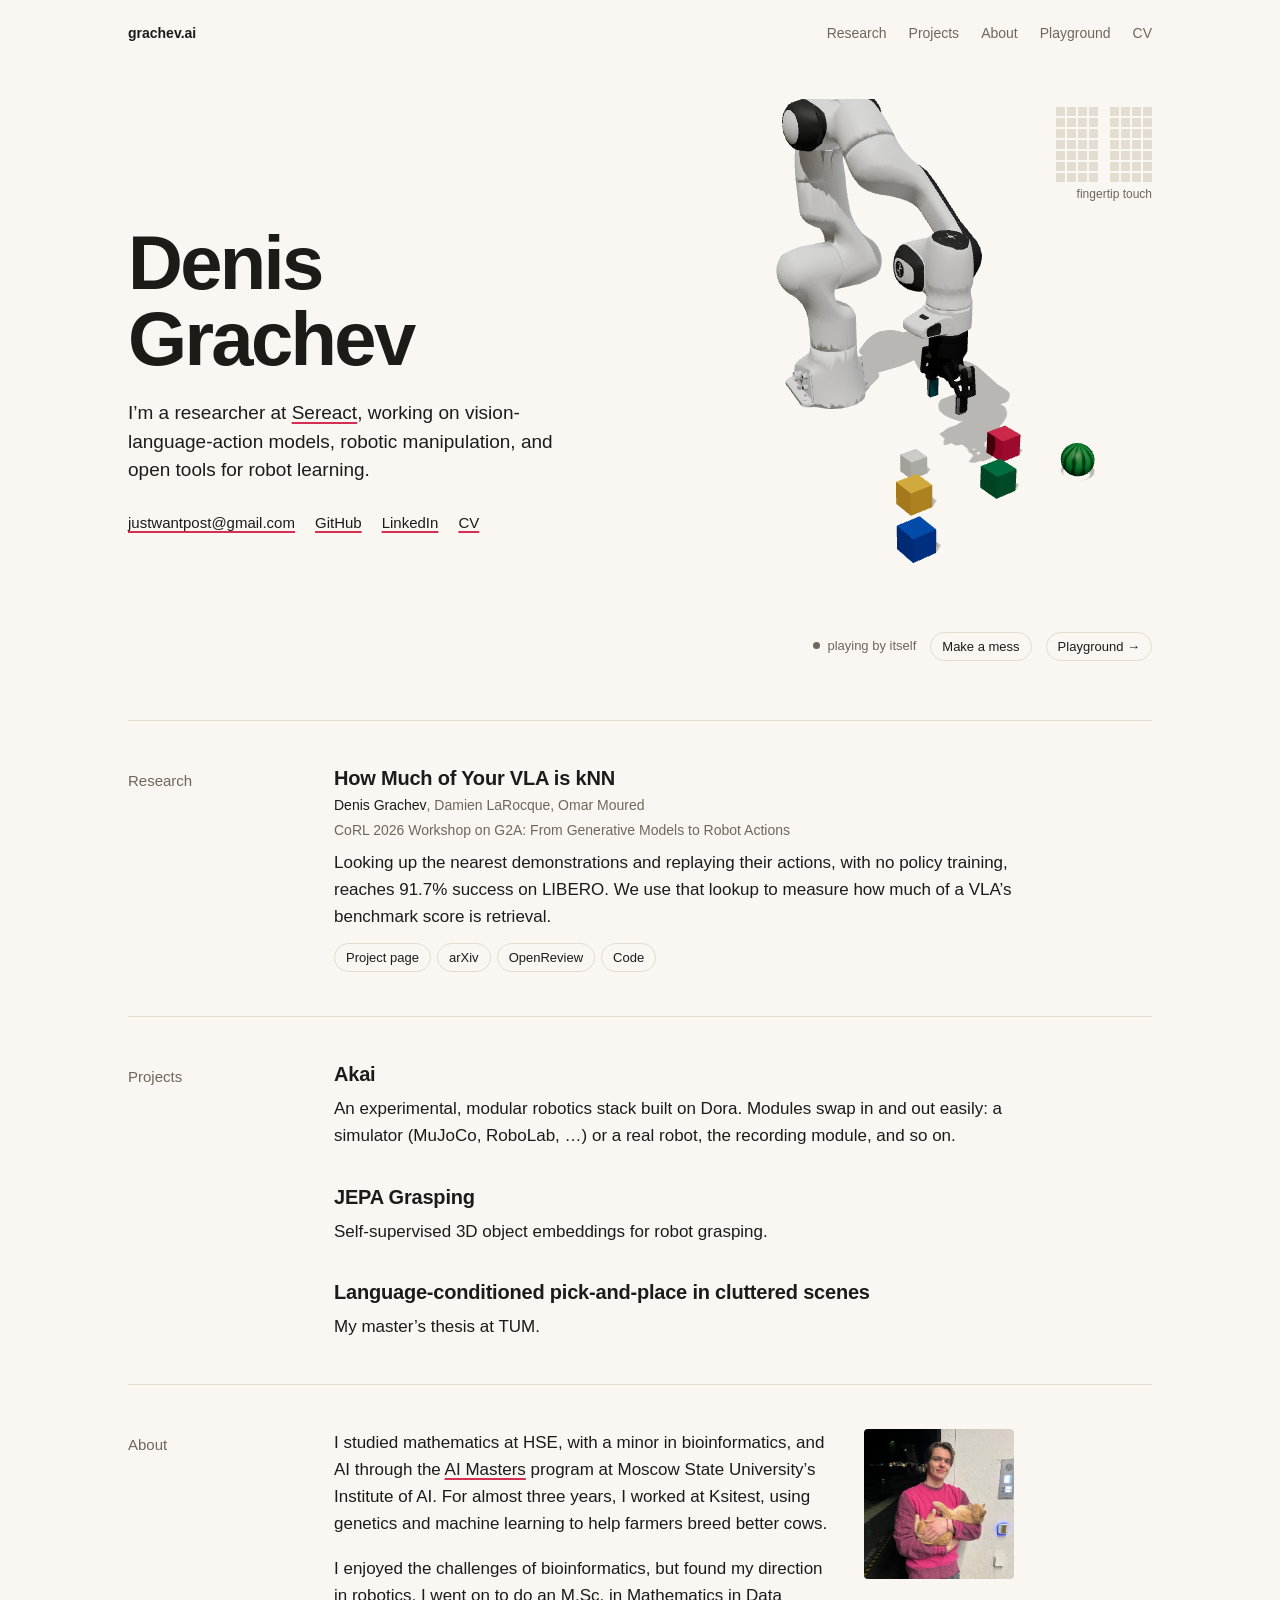
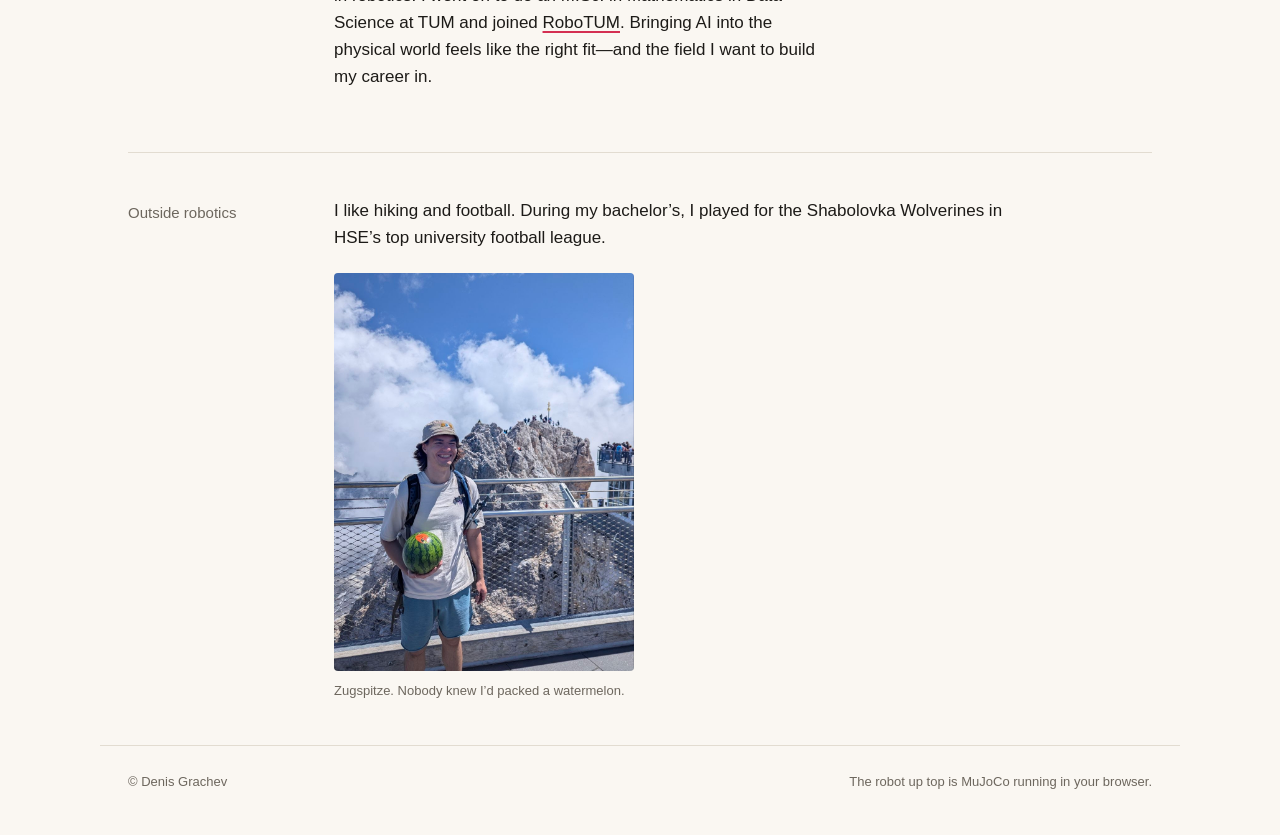
<file: index.html>
<!doctype html>
<html lang="en">
  <head>
    <meta charset="utf-8">
    <meta name="viewport" content="width=device-width, initial-scale=1">
    <title>Denis Grachev</title>
    <meta name="description" content="Denis Grachev — robot learning, vision-language-action models, and open-source robotics.">
    <link rel="canonical" href="https://grachev.ai/">
    <meta property="og:title" content="Denis Grachev">
    <meta property="og:description" content="Robot learning, vision-language-action models, and open-source robotics.">
    <meta property="og:type" content="website">
    <meta property="og:url" content="https://grachev.ai/">
    <meta property="og:image" content="https://grachev.ai/assets/denis.jpg">
    <link rel="icon" type="image/svg+xml" href="assets/favicon.svg">
    <link rel="stylesheet" href="style.css">
  </head>
  <body>
    <header class="wrap top">
      <a class="mark" href="./">grachev.ai</a>
      <nav aria-label="Sections">
        <a href="#research">Research</a>
        <a href="#projects">Projects</a>
        <a href="#about">About</a>
        <a href="playground/">Playground</a>
        <a href="cv.pdf">CV</a>
      </nav>
    </header>

    <main class="wrap">
      <div class="hero">
        <div>
          <h1>Denis Grachev</h1>
          <p class="lede">I’m a researcher at <a href="https://sereact.ai/">Sereact</a>, working on vision-language-action models, robotic manipulation, and open tools for robot learning.</p>
          <nav class="links" aria-label="Contact and profiles">
            <a href="mailto:justwantpost@gmail.com">justwantpost@gmail.com</a>
            <a href="https://github.com/grach0v">GitHub</a>
            <a href="https://www.linkedin.com/in/denis-grachev-507620252/">LinkedIn</a>
            <a href="cv.pdf">CV</a>
          </nav>
        </div>

        <div class="stage" id="stage">
          <button class="btn stage-wake" hidden>Wake the robot</button>
          <div class="stage-hud">
            <span class="status" data-state="loading"></span>
            <button class="btn" data-act="auto" hidden>Let it play</button>
          <button class="btn" data-act="mess" hidden>Make a mess</button>
            <a class="btn" href="playground/">Playground →</a>
          </div>
        </div>
      </div>

      <section class="row" aria-labelledby="research">
        <h2 id="research">Research</h2>
        <div>
          <!-- One <article class="entry"> per paper, newest first. -->
          <article class="entry">
            <h3><a href="https://sereact.github.io/lerobot_knn/">How Much of Your VLA is kNN</a></h3>
            <p class="meta"><b>Denis Grachev</b>, Damien LaRocque, Omar Moured</p>
            <p class="meta">CoRL 2026 Workshop on G2A: From Generative Models to Robot Actions</p>
            <p>Looking up the nearest demonstrations and replaying their actions, with no policy training, reaches 91.7% success on LIBERO. We use that lookup to measure how much of a VLA’s benchmark score is retrieval.</p>
            <div class="chips">
              <a class="btn" href="https://sereact.github.io/lerobot_knn/">Project page</a>
              <a class="btn" href="https://arxiv.org/abs/2611.13160">arXiv</a>
              <a class="btn" href="https://openreview.net/forum?id=OoI6kXUw6b">OpenReview</a>
              <a class="btn" href="https://github.com/sereact/lerobot_knn">Code</a>
            </div>
          </article>
        </div>
      </section>

      <!-- Talks and events go here as another <section class="row"> once there are some. -->

      <section class="row" aria-labelledby="projects">
        <h2 id="projects">Projects</h2>
        <div>
          <article class="entry">
            <h3><a href="https://github.com/grach0v/akai">Akai</a></h3>
            <p>An experimental, modular robotics stack built on Dora. Modules swap in and out easily: a simulator (MuJoCo, RoboLab, …) or a real robot, the recording module, and so on.</p>
          </article>
          <article class="entry">
            <h3><a href="https://drive.google.com/file/d/1qDTI5I_dPywP4vkfl-CZUlOSi4tXOuu8/view">JEPA Grasping</a></h3>
            <p>Self-supervised 3D object embeddings for robot grasping.</p>
          </article>
          <article class="entry">
            <h3><a href="https://drive.google.com/file/d/1XYnjVgIg0TZOVEkxQrvugYmB_ESXgXEg/view">Language-conditioned pick-and-place in cluttered scenes</a></h3>
            <p>My master’s thesis at TUM.</p>
          </article>
        </div>
      </section>

      <section class="row" aria-labelledby="about">
        <h2 id="about">About</h2>
        <div class="about">
          <div>
            <p>I studied mathematics at HSE, with a minor in bioinformatics, and AI through the <a href="https://aimasters.ru/">AI Masters</a> program at Moscow State University’s Institute of AI. For almost three years, I worked at Ksitest, using genetics and machine learning to help farmers breed better cows.</p>
            <p>I enjoyed the challenges of bioinformatics, but found my direction in robotics. I went on to do an M.Sc. in Mathematics in Data Science at TUM and joined <a href="https://www.robotum.info/">RoboTUM</a>. Bringing AI into the physical world feels like the right fit—and the field I want to build my career in.</p>
          </div>
          <img src="assets/denis.jpg" alt="Denis holding a cat" width="150" height="150">
        </div>
      </section>

      <section class="row" aria-labelledby="outside">
        <h2 id="outside">Outside robotics</h2>
        <div>
          <p>I like hiking and football. During my bachelor’s, I played for the Shabolovka Wolverines in HSE’s top university football league.</p>
          <figure>
            <img src="assets/zugspitze-watermelon.jpg" alt="Denis holding a watermelon on Zugspitze, with the rocky summit behind him" width="964" height="1280" loading="lazy">
            <figcaption>Zugspitze. Nobody knew I’d packed a watermelon.</figcaption>
          </figure>
        </div>
      </section>
    </main>

    <footer class="wrap">
      <span>© Denis Grachev</span>
      <span>The robot up top is MuJoCo running in your browser.</span>
    </footer>

    <script type="module">
      import { initStage } from './playground/stage.js?v=3';
      initStage(document.getElementById('stage'));
    </script>
  </body>
</html>
</file>
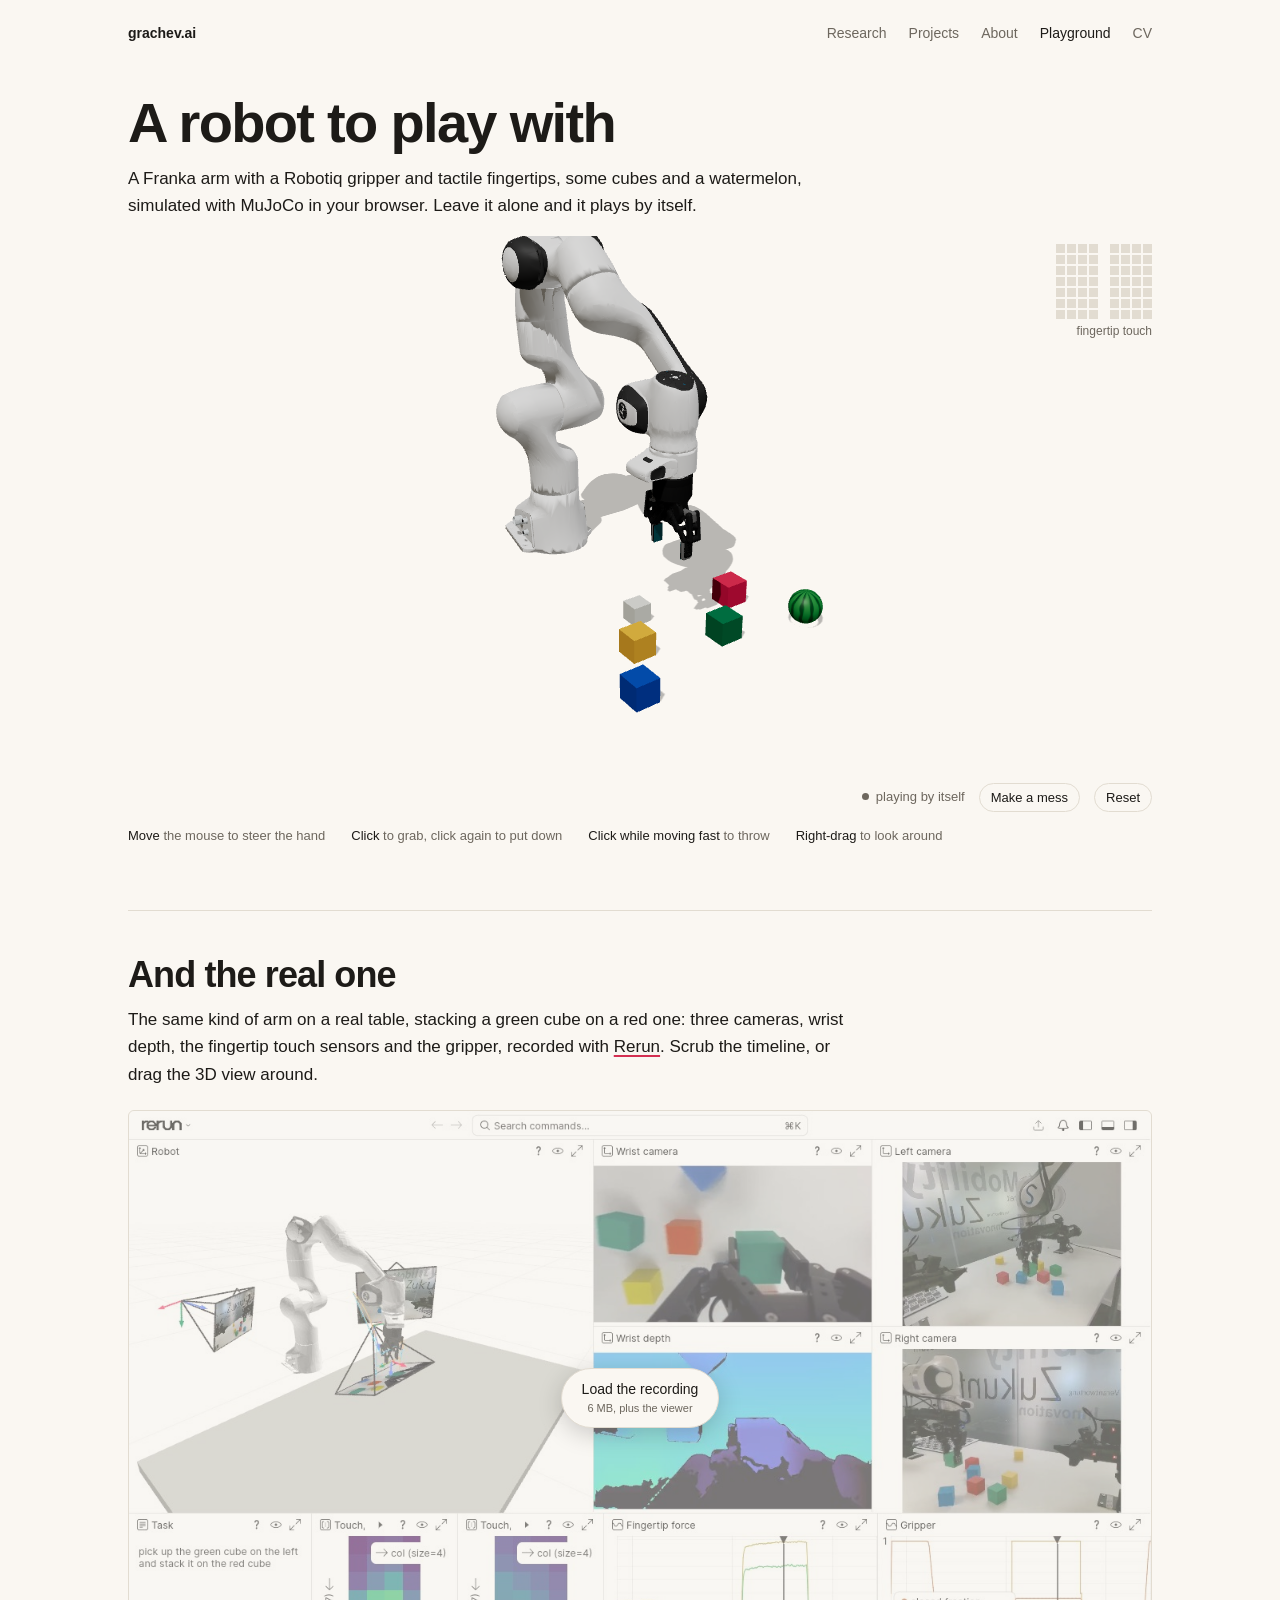
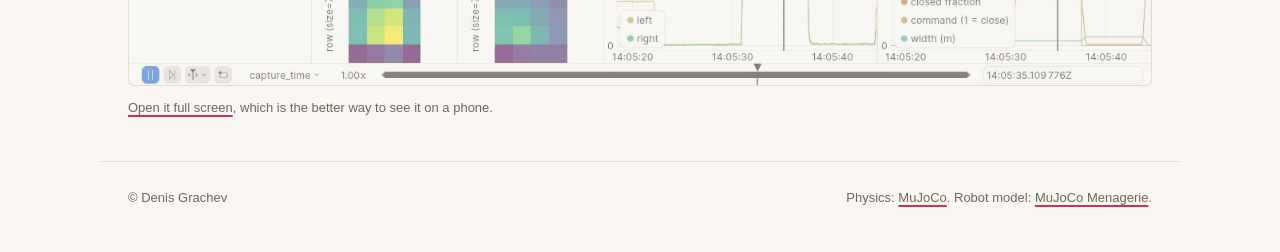
<file: playground/index.html>
<!doctype html>
<html lang="en">
  <head>
    <meta charset="utf-8">
    <meta name="viewport" content="width=device-width, initial-scale=1">
    <title>Playground — Denis Grachev</title>
    <meta name="description" content="A Franka arm simulated with MuJoCo in your browser. Steer it with your mouse.">
    <link rel="canonical" href="https://grachev.ai/playground/">
    <link rel="icon" type="image/svg+xml" href="../assets/favicon.svg">
    <link rel="stylesheet" href="../style.css">
  </head>
  <body>
    <header class="wrap top">
      <a class="mark" href="../">grachev.ai</a>
      <nav aria-label="Sections">
        <a href="../#research">Research</a>
        <a href="../#projects">Projects</a>
        <a href="../#about">About</a>
        <a href="./" aria-current="page">Playground</a>
        <a href="../cv.pdf">CV</a>
      </nav>
    </header>

    <main class="wrap">
      <div class="play-head">
        <h1>A robot to play with</h1>
        <p>A Franka arm with a Robotiq gripper and tactile fingertips, some cubes and a watermelon, simulated with MuJoCo in your browser. Leave it alone and it plays by itself.</p>
      </div>

      <div class="stage big" id="stage">
        <button class="btn stage-wake" hidden>Wake the robot</button>
        <div class="stage-hud">
          <span class="status" data-state="loading"></span>
          <button class="btn" data-act="auto" hidden>Let it play</button>
          <button class="btn" data-act="mess" hidden>Make a mess</button>
          <button class="btn" data-act="reset" hidden>Reset</button>
        </div>
      </div>
      <ul class="keys">
        <li class="mouse"><b>Move</b> the mouse to steer the hand</li>
        <li class="mouse"><b>Click</b> to grab, click again to put down</li>
        <li class="mouse"><b>Click while moving fast</b> to throw</li>
        <li class="mouse"><b>Right-drag</b> to look around</li>
        <li class="touch"><b>Tap</b> a toy to pick it up</li>
        <li class="touch"><b>Tap</b> somewhere else to put it down</li>
      </ul>

      <section class="real" aria-labelledby="real">
        <h2 id="real">And the real one</h2>
        <p>The same kind of arm on a real table, stacking a green cube on a red one: three cameras, wrist depth, the fingertip touch sensors and the gripper, recorded with <a href="https://rerun.io/">Rerun</a>. Scrub the timeline, or drag the 3D view around.</p>
        <!-- data-rrd: the recording (see tools/slim_rrd.py). data-version: the Rerun version that wrote it. -->
        <div class="rerun" id="rerun" data-rrd="recordings/stack.rrd" data-version="0.43.2">
          <img src="recordings/stack.jpg" alt="Rerun viewer showing the robot, its camera views, and touch sensor plots" width="1280" height="720" loading="lazy">
          <button class="btn">Load the recording <span>6 MB, plus the viewer</span></button>
        </div>
        <p class="note"><a id="rerun-full" href="#" target="_blank" rel="noopener">Open it full screen</a>, which is the better way to see it on a phone.</p>
      </section>
    </main>

    <footer class="wrap">
      <span>© Denis Grachev</span>
      <span>Physics: <a href="https://mujoco.org/">MuJoCo</a>. Robot model: <a href="https://github.com/google-deepmind/mujoco_menagerie">MuJoCo Menagerie</a>.</span>
    </footer>

    <script type="module">
      import { initStage } from './stage.js?v=3';
      initStage(document.getElementById('stage'));

      // The Rerun viewer is tens of megabytes, so it only loads when asked for.
      const rerun = document.getElementById('rerun');
      const { rrd, version } = rerun.dataset;
      // The hosted viewer cannot fetch from localhost, so a local preview uses a local one:
      // `rerun --serve-web --web-viewer-port 9391`, with this page served with CORS headers.
      const local = ['localhost', '127.0.0.1'].includes(location.hostname);
      const base = local ? `http://${location.hostname}:9391/` : `https://app.rerun.io/version/${version}/index.html`;
      const viewer = `${base}?url=${encodeURIComponent(new URL(rrd, location.href).href)}`;
      document.getElementById('rerun-full').href = viewer;
      rerun.querySelector('button').addEventListener('click', () => {
        const frame = document.createElement('iframe');
        frame.title = 'Rerun viewer';
        frame.allow = 'fullscreen';
        frame.src = viewer;
        rerun.replaceChildren(frame);
      });
    </script>
  </body>
</html>
</file>
<file: style.css>
:root {
  color-scheme: light dark;
  --paper: #faf7f2;
  --ink: #1d1b18;
  --soft: #6d675e;
  --line: #e2dcd1;
  --card: #f2ede4;
  --accent: #d42f52;
  --sans: -apple-system, BlinkMacSystemFont, "Segoe UI", Roboto, sans-serif;
}
@media (prefers-color-scheme: dark) {
  :root {
    --paper: #151412;
    --ink: #edeae4;
    --soft: #a09a8f;
    --line: #2e2c28;
    --card: #1e1d1a;
    --accent: #ff6f8b;
  }
}

* { box-sizing: border-box; }
html { scroll-behavior: smooth; }
body {
  margin: 0;
  background: var(--paper);
  color: var(--ink);
  font: 17px/1.6 var(--sans);
  -webkit-font-smoothing: antialiased;
  overflow-x: hidden;
}
a { color: inherit; text-decoration-color: var(--accent); text-decoration-thickness: 1.5px; text-underline-offset: 3px; }
a:hover { color: var(--accent); }
a:focus-visible, button:focus-visible { outline: 2px solid var(--accent); outline-offset: 3px; border-radius: 2px; }
img { display: block; max-width: 100%; height: auto; }
p { margin: 0 0 1em; }

.wrap { max-width: 1080px; margin: 0 auto; padding: 0 28px; }

/* ---- top bar ---- */
.top {
  display: flex; flex-wrap: wrap; justify-content: space-between; align-items: baseline; gap: 12px 24px;
  padding-top: 26px;
  font-size: 14px; line-height: 1;
}
.top a { text-decoration: none; }
.top .mark { font-weight: 600; }
.top nav { display: flex; flex-wrap: wrap; gap: 6px 22px; color: var(--soft); }
.top nav a[aria-current] { color: var(--ink); }

/* ---- hero ---- */
.hero {
  display: grid;
  grid-template-columns: minmax(0, 1fr) minmax(0, 1.15fr);
  align-items: center;
  gap: 12px;
  min-height: min(680px, 86vh);
}
.hero h1 {
  margin: 0 0 22px;
  font-size: clamp(44px, 6.4vw, 76px); font-weight: 600; line-height: 1;
  letter-spacing: -0.035em;
}
.hero .lede { max-width: 30em; font-size: 19px; line-height: 1.5; }
.links { display: flex; flex-wrap: wrap; gap: 8px 20px; margin-top: 26px; font-size: 15px; }

/* ---- robot stage ---- */
.stage { position: relative; aspect-ratio: 1 / 0.92; min-width: 0; }
.hero .stage { margin-right: -70px; }
.stage > canvas { position: absolute; inset: 0 0 40px; width: 100%; height: calc(100% - 40px); cursor: crosshair; touch-action: pan-y; }
.stage-hud {
  position: absolute; left: 0; right: 0; bottom: 0; z-index: 1;
  display: flex; flex-wrap: wrap; align-items: center; justify-content: flex-end; gap: 8px 14px;
  font-size: 13px; line-height: 1.4; color: var(--soft);
  pointer-events: none;
}
.hero .stage-hud { right: 70px; }
.stage-hud > * { pointer-events: auto; }
.status::before {
  content: ""; display: inline-block; width: 7px; height: 7px; margin-right: 7px;
  border-radius: 50%; background: var(--soft); vertical-align: 1px;
}
.status[data-state="manual"]::before { background: var(--accent); }
.status[data-state="loading"]::before { animation: blink 1s infinite; }
@keyframes blink { 50% { opacity: 0.2; } }
.btn {
  appearance: none; cursor: pointer;
  padding: 6px 11px; border: 1px solid var(--line); border-radius: 999px;
  background: var(--paper); color: var(--ink);
  font: 13px/1.2 var(--sans); text-decoration: none;
}
.btn:hover { border-color: var(--accent); color: var(--accent); }
.tactile-box {
  position: absolute; top: 8px; right: 0; z-index: 1; pointer-events: none;
  display: grid; gap: 6px; justify-items: end;
  font-size: 12px; line-height: 1; color: var(--soft);
}
.hero .tactile-box { right: 70px; }
.stage-wake {
  position: absolute; inset: 0; z-index: 1; margin: auto; width: fit-content; height: fit-content;
  padding: 12px 20px; font-size: 14px;
}

/* ---- sections ---- */
section.row {
  display: grid; grid-template-columns: 170px minmax(0, 680px); gap: 20px 36px;
  padding: 44px 0; border-top: 1px solid var(--line);
}
.row > h2 {
  margin: 5px 0 0;
  font-size: 15px; font-weight: 500; line-height: 1.4; color: var(--soft);
}

.entry + .entry { margin-top: 34px; }
.entry h3 { margin: 0 0 4px; font-size: 20px; font-weight: 600; line-height: 1.3; letter-spacing: -0.01em; }
.entry h3 a { text-decoration: none; }
.entry .meta { margin: 0 0 4px; font-size: 14px; line-height: 1.5; color: var(--soft); }
.entry .meta b { color: var(--ink); font-weight: 500; }
.entry p { margin: 8px 0 0; }
.chips { display: flex; flex-wrap: wrap; gap: 6px; margin-top: 12px; }

.about { display: grid; grid-template-columns: minmax(0, 1fr) 150px; gap: 30px; align-items: start; }
.about img { border-radius: 4px; }

figure { margin: 22px 0 0; max-width: 300px; }
figure img { border-radius: 4px; }
figcaption { margin-top: 10px; font-size: 13px; line-height: 1.5; color: var(--soft); }

footer.wrap {
  display: flex; justify-content: space-between; flex-wrap: wrap; gap: 8px;
  padding-top: 26px; padding-bottom: 44px; border-top: 1px solid var(--line);
  font-size: 13px; line-height: 1.5; color: var(--soft);
}

/* ---- playground page ---- */
.play-head { padding: 54px 0 0; max-width: 720px; }
.play-head h1 { margin: 0 0 12px; font-size: clamp(36px, 5vw, 56px); font-weight: 600; line-height: 1.05; letter-spacing: -0.03em; }
.stage.big { aspect-ratio: 16 / 9; max-height: 74vh; width: 100%; margin: 0 auto; }
.keys { display: flex; flex-wrap: wrap; gap: 6px 26px; margin: 14px 0 0; padding: 0; list-style: none; font-size: 13px; line-height: 1.5; color: var(--soft); }
.keys b { color: var(--ink); font-weight: 500; }
.real { margin-top: 64px; padding: 44px 0; border-top: 1px solid var(--line); }
.real h2 { margin: 0 0 12px; font-size: clamp(28px, 3.6vw, 36px); font-weight: 600; line-height: 1.1; letter-spacing: -0.025em; }
.real > p { max-width: 720px; }
.real .note { margin: 12px 0 0; font-size: 13px; line-height: 1.5; color: var(--soft); }
.rerun {
  position: relative; aspect-ratio: 16 / 9; overflow: hidden; margin-top: 22px;
  border: 1px solid var(--line); border-radius: 6px; background: var(--card);
  display: grid; place-items: center;
}
.rerun img { position: absolute; inset: 0; width: 100%; height: 100%; object-fit: cover; object-position: left top; opacity: 0.55; }
.rerun .btn { position: relative; padding: 12px 20px; font-size: 14px; box-shadow: 0 6px 24px rgb(0 0 0 / 0.18); }
.rerun .btn span { display: block; margin-top: 4px; font-size: 11px; color: var(--soft); }
.rerun iframe { position: absolute; inset: 0; width: 100%; height: 100%; border: 0; }

@media (max-width: 820px) {
  .wrap { padding-inline: 20px; }
  .hero { grid-template-columns: 1fr; min-height: 0; padding-top: 44px; gap: 0; }
  .hero .stage { margin: 0 -20px; aspect-ratio: 1 / 1; }
  .top nav { gap: 6px 16px; }
  .hero .stage-hud { right: 20px; left: 20px; }
  .hero .tactile-box { right: 20px; }
  .keys .mouse { display: none; }
  section.row { grid-template-columns: 1fr; padding: 34px 0; gap: 14px; }
  .about { grid-template-columns: 1fr; }
  .about img { width: 130px; order: -1; }
  .stage.big { aspect-ratio: 1 / 1; }
  .rerun { aspect-ratio: 3 / 4; }
  .rerun:not(:has(iframe)) { aspect-ratio: 16 / 9; }
}
@media (hover: none) { .keys .mouse { display: none; } }
@media (hover: hover) and (min-width: 821px) { .keys .touch { display: none; } }
@media (prefers-reduced-motion: reduce) {
  html { scroll-behavior: auto; }
  .status[data-state="loading"]::before { animation: none; }
}
</file>
